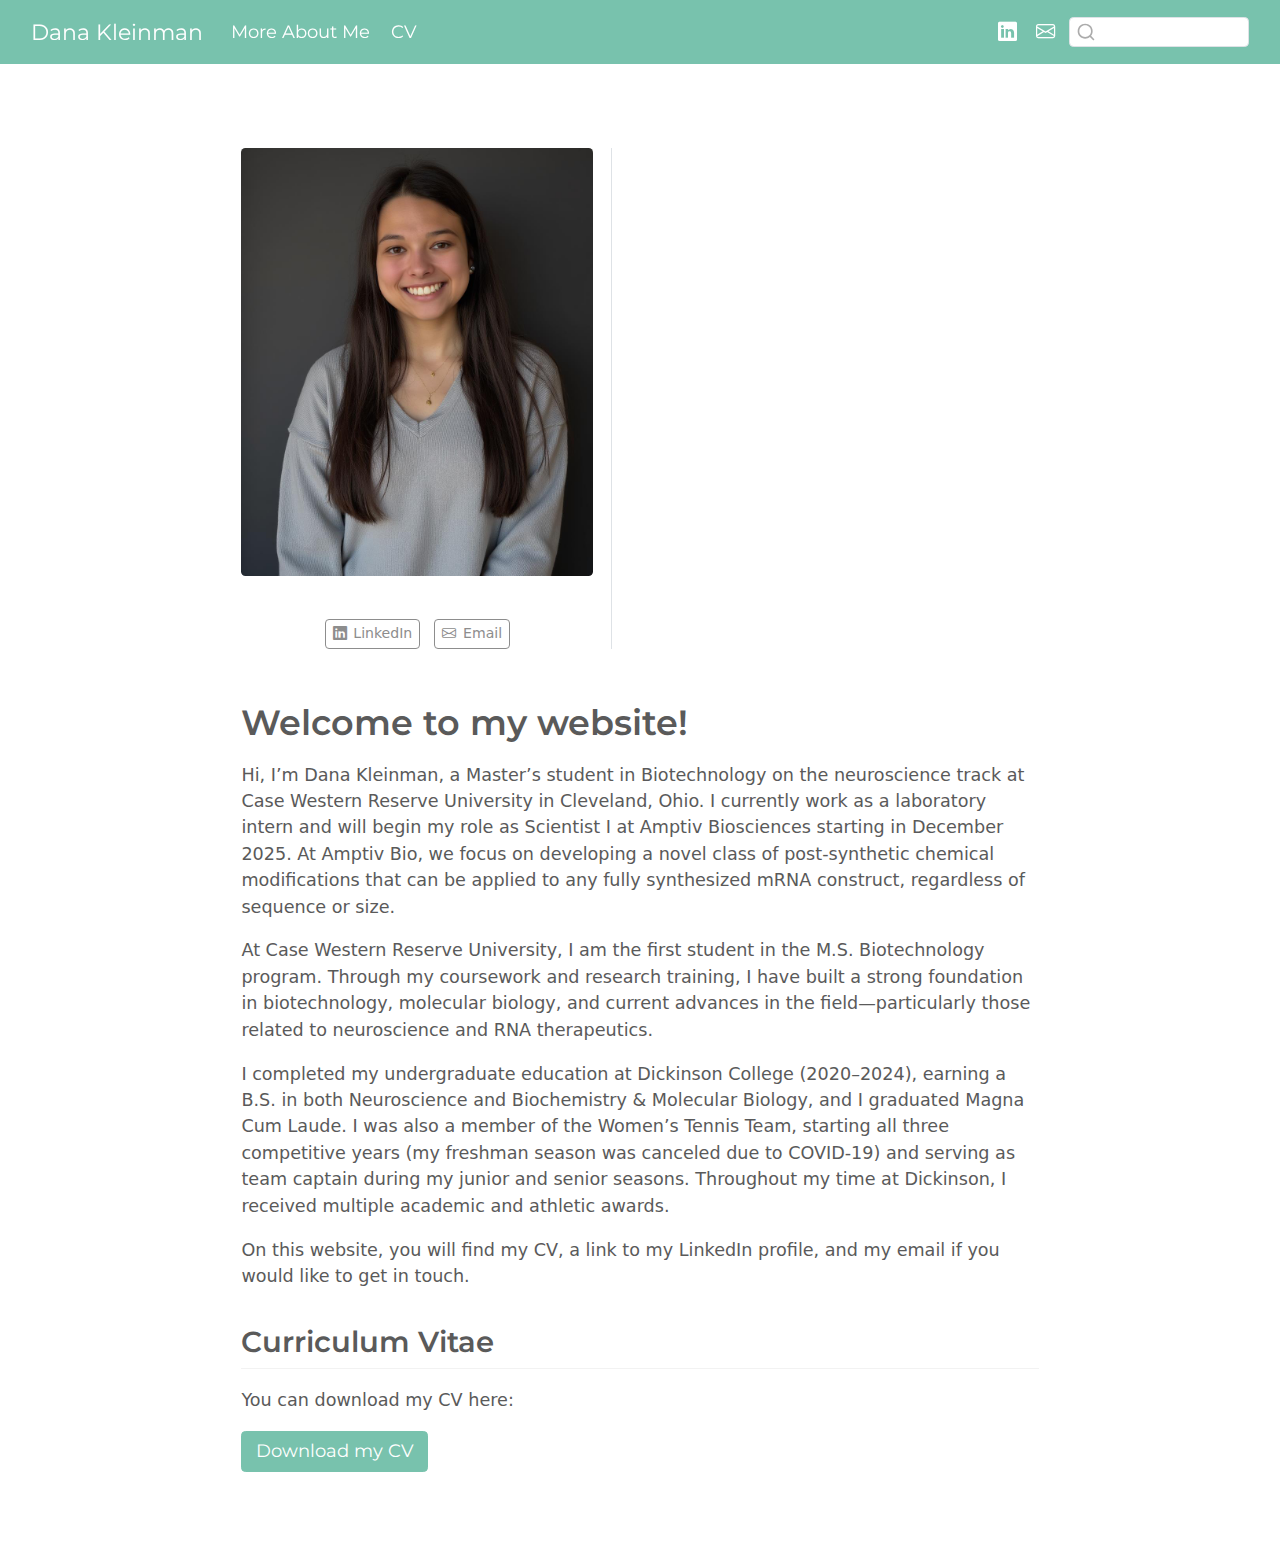
<file: docs/index.html>
<!DOCTYPE html>
<html xmlns="http://www.w3.org/1999/xhtml" lang="en" xml:lang="en"><head>

<meta charset="utf-8">
<meta name="generator" content="quarto-1.7.32">

<meta name="viewport" content="width=device-width, initial-scale=1.0, user-scalable=yes">


<title>Dana Kleinman</title>
<style>
code{white-space: pre-wrap;}
span.smallcaps{font-variant: small-caps;}
div.columns{display: flex; gap: min(4vw, 1.5em);}
div.column{flex: auto; overflow-x: auto;}
div.hanging-indent{margin-left: 1.5em; text-indent: -1.5em;}
ul.task-list{list-style: none;}
ul.task-list li input[type="checkbox"] {
  width: 0.8em;
  margin: 0 0.8em 0.2em -1em; /* quarto-specific, see https://github.com/quarto-dev/quarto-cli/issues/4556 */ 
  vertical-align: middle;
}
</style>


<script src="site_libs/quarto-nav/quarto-nav.js"></script>
<script src="site_libs/clipboard/clipboard.min.js"></script>
<script src="site_libs/quarto-search/autocomplete.umd.js"></script>
<script src="site_libs/quarto-search/fuse.min.js"></script>
<script src="site_libs/quarto-search/quarto-search.js"></script>
<meta name="quarto:offset" content="./">
<script src="site_libs/quarto-html/quarto.js" type="module"></script>
<script src="site_libs/quarto-html/tabsets/tabsets.js" type="module"></script>
<script src="site_libs/quarto-html/popper.min.js"></script>
<script src="site_libs/quarto-html/tippy.umd.min.js"></script>
<link href="site_libs/quarto-html/tippy.css" rel="stylesheet">
<link href="site_libs/quarto-html/quarto-syntax-highlighting-37eea08aefeeee20ff55810ff984fec1.css" rel="stylesheet" id="quarto-text-highlighting-styles">
<script src="site_libs/bootstrap/bootstrap.min.js"></script>
<link href="site_libs/bootstrap/bootstrap-icons.css" rel="stylesheet">
<link href="site_libs/bootstrap/bootstrap-52e1e9c84db2a8158e2d19dca04bb9cd.min.css" rel="stylesheet" append-hash="true" id="quarto-bootstrap" data-mode="light">
<script id="quarto-search-options" type="application/json">{
  "location": "navbar",
  "copy-button": false,
  "collapse-after": 3,
  "panel-placement": "end",
  "type": "textbox",
  "limit": 50,
  "keyboard-shortcut": [
    "f",
    "/",
    "s"
  ],
  "language": {
    "search-no-results-text": "No results",
    "search-matching-documents-text": "matching documents",
    "search-copy-link-title": "Copy link to search",
    "search-hide-matches-text": "Hide additional matches",
    "search-more-match-text": "more match in this document",
    "search-more-matches-text": "more matches in this document",
    "search-clear-button-title": "Clear",
    "search-text-placeholder": "",
    "search-detached-cancel-button-title": "Cancel",
    "search-submit-button-title": "Submit",
    "search-label": "Search"
  }
}</script>


</head>

<body class="nav-fixed fullcontent quarto-light">

<div id="quarto-search-results"></div>
  <header id="quarto-header" class="headroom fixed-top">
    <nav class="navbar navbar-expand-lg " data-bs-theme="dark">
      <div class="navbar-container container-fluid">
      <div class="navbar-brand-container mx-auto">
    <a class="navbar-brand" href="./index.html">
    <span class="navbar-title">Dana Kleinman</span>
    </a>
  </div>
            <div id="quarto-search" class="" title="Search"></div>
          <button class="navbar-toggler" type="button" data-bs-toggle="collapse" data-bs-target="#navbarCollapse" aria-controls="navbarCollapse" role="menu" aria-expanded="false" aria-label="Toggle navigation" onclick="if (window.quartoToggleHeadroom) { window.quartoToggleHeadroom(); }">
  <span class="navbar-toggler-icon"></span>
</button>
          <div class="collapse navbar-collapse" id="navbarCollapse">
            <ul class="navbar-nav navbar-nav-scroll me-auto">
  <li class="nav-item">
    <a class="nav-link" href="./photography/index.html"> 
<span class="menu-text">More About Me</span></a>
  </li>  
  <li class="nav-item">
    <a class="nav-link" href="./cv/index.html"> 
<span class="menu-text">CV</span></a>
  </li>  
</ul>
            <ul class="navbar-nav navbar-nav-scroll ms-auto">
  <li class="nav-item compact">
    <a class="nav-link" href="http://www.linkedin.com/in/dana-kleinman"> <i class="bi bi-linkedin" role="img">
</i> 
<span class="menu-text"></span></a>
  </li>  
  <li class="nav-item compact">
    <a class="nav-link" href="mailto:danamkleinman@gmail.com"> <i class="bi bi-envelope" role="img" aria-label="email">
</i> 
<span class="menu-text"></span></a>
  </li>  
</ul>
          </div> <!-- /navcollapse -->
            <div class="quarto-navbar-tools">
</div>
      </div> <!-- /container-fluid -->
    </nav>
</header>
<!-- content -->
<div id="quarto-content" class="quarto-container page-columns page-rows-contents page-layout-article page-navbar">
<!-- sidebar -->
<!-- margin-sidebar -->
    
<!-- main -->
<main class="content" id="quarto-document-content">




<div class="quarto-about-trestles">
  <div class="about-entity">
    <img src="Dana_photo.JPG" class="about-image
  rounded " style="width: 20em;">
<header id="title-block-header" class="quarto-title-block"></header>
    <div class="about-links">
  <a href="http://www.linkedin.com/in/dana-kleinman" class="about-link" rel="" target="">
    <i class="bi bi-linkedin"></i>
     <span class="about-link-text">LinkedIn</span>
  </a>
  <a href="mailto:danamkleinman@gmail.com" class="about-link" rel="" target="">
    <i class="bi bi-envelope"></i>
     <span class="about-link-text">Email</span>
  </a>
</div>
  </div>
  <div class="about-contents"><div id="about-block">
</div></div>
</div>

<section id="welcome-to-my-website" class="level1">
<h1>Welcome to my website!</h1>
<p>Hi, I’m Dana Kleinman, a Master’s student in Biotechnology on the neuroscience track at Case Western Reserve University in Cleveland, Ohio. I currently work as a laboratory intern and will begin my role as Scientist I at Amptiv Biosciences starting in December 2025. At Amptiv Bio, we focus on developing a novel class of post-synthetic chemical modifications that can be applied to any fully synthesized mRNA construct, regardless of sequence or size.</p>
<p>At Case Western Reserve University, I am the first student in the M.S. Biotechnology program. Through my coursework and research training, I have built a strong foundation in biotechnology, molecular biology, and current advances in the field—particularly those related to neuroscience and RNA therapeutics.</p>
<p>I completed my undergraduate education at Dickinson College (2020–2024), earning a B.S. in both Neuroscience and Biochemistry &amp; Molecular Biology, and I graduated Magna Cum Laude. I was also a member of the Women’s Tennis Team, starting all three competitive years (my freshman season was canceled due to COVID-19) and serving as team captain during my junior and senior seasons. Throughout my time at Dickinson, I received multiple academic and athletic awards.</p>
<p>On this website, you will find my CV, a link to my LinkedIn profile, and my email if you would like to get in touch.</p>
<section id="cv" class="level2">
<h2 data-anchor-id="cv">Curriculum Vitae</h2>
<p>You can download my CV here:</p>
<p><a href="Kleinman_resume.docx" class="btn btn-primary">Download my CV</a></p>



</section>
</section>

</main> <!-- /main -->
<script id="quarto-html-after-body" type="application/javascript">
  window.document.addEventListener("DOMContentLoaded", function (event) {
    const isCodeAnnotation = (el) => {
      for (const clz of el.classList) {
        if (clz.startsWith('code-annotation-')) {                     
          return true;
        }
      }
      return false;
    }
    const onCopySuccess = function(e) {
      // button target
      const button = e.trigger;
      // don't keep focus
      button.blur();
      // flash "checked"
      button.classList.add('code-copy-button-checked');
      var currentTitle = button.getAttribute("title");
      button.setAttribute("title", "Copied!");
      let tooltip;
      if (window.bootstrap) {
        button.setAttribute("data-bs-toggle", "tooltip");
        button.setAttribute("data-bs-placement", "left");
        button.setAttribute("data-bs-title", "Copied!");
        tooltip = new bootstrap.Tooltip(button, 
          { trigger: "manual", 
            customClass: "code-copy-button-tooltip",
            offset: [0, -8]});
        tooltip.show();    
      }
      setTimeout(function() {
        if (tooltip) {
          tooltip.hide();
          button.removeAttribute("data-bs-title");
          button.removeAttribute("data-bs-toggle");
          button.removeAttribute("data-bs-placement");
        }
        button.setAttribute("title", currentTitle);
        button.classList.remove('code-copy-button-checked');
      }, 1000);
      // clear code selection
      e.clearSelection();
    }
    const getTextToCopy = function(trigger) {
        const codeEl = trigger.previousElementSibling.cloneNode(true);
        for (const childEl of codeEl.children) {
          if (isCodeAnnotation(childEl)) {
            childEl.remove();
          }
        }
        return codeEl.innerText;
    }
    const clipboard = new window.ClipboardJS('.code-copy-button:not([data-in-quarto-modal])', {
      text: getTextToCopy
    });
    clipboard.on('success', onCopySuccess);
    if (window.document.getElementById('quarto-embedded-source-code-modal')) {
      const clipboardModal = new window.ClipboardJS('.code-copy-button[data-in-quarto-modal]', {
        text: getTextToCopy,
        container: window.document.getElementById('quarto-embedded-source-code-modal')
      });
      clipboardModal.on('success', onCopySuccess);
    }
      var localhostRegex = new RegExp(/^(?:http|https):\/\/localhost\:?[0-9]*\//);
      var mailtoRegex = new RegExp(/^mailto:/);
        var filterRegex = new RegExp('/' + window.location.host + '/');
      var isInternal = (href) => {
          return filterRegex.test(href) || localhostRegex.test(href) || mailtoRegex.test(href);
      }
      // Inspect non-navigation links and adorn them if external
     var links = window.document.querySelectorAll('a[href]:not(.nav-link):not(.navbar-brand):not(.toc-action):not(.sidebar-link):not(.sidebar-item-toggle):not(.pagination-link):not(.no-external):not([aria-hidden]):not(.dropdown-item):not(.quarto-navigation-tool):not(.about-link)');
      for (var i=0; i<links.length; i++) {
        const link = links[i];
        if (!isInternal(link.href)) {
          // undo the damage that might have been done by quarto-nav.js in the case of
          // links that we want to consider external
          if (link.dataset.originalHref !== undefined) {
            link.href = link.dataset.originalHref;
          }
        }
      }
    function tippyHover(el, contentFn, onTriggerFn, onUntriggerFn) {
      const config = {
        allowHTML: true,
        maxWidth: 500,
        delay: 100,
        arrow: false,
        appendTo: function(el) {
            return el.parentElement;
        },
        interactive: true,
        interactiveBorder: 10,
        theme: 'quarto',
        placement: 'bottom-start',
      };
      if (contentFn) {
        config.content = contentFn;
      }
      if (onTriggerFn) {
        config.onTrigger = onTriggerFn;
      }
      if (onUntriggerFn) {
        config.onUntrigger = onUntriggerFn;
      }
      window.tippy(el, config); 
    }
    const noterefs = window.document.querySelectorAll('a[role="doc-noteref"]');
    for (var i=0; i<noterefs.length; i++) {
      const ref = noterefs[i];
      tippyHover(ref, function() {
        // use id or data attribute instead here
        let href = ref.getAttribute('data-footnote-href') || ref.getAttribute('href');
        try { href = new URL(href).hash; } catch {}
        const id = href.replace(/^#\/?/, "");
        const note = window.document.getElementById(id);
        if (note) {
          return note.innerHTML;
        } else {
          return "";
        }
      });
    }
    const xrefs = window.document.querySelectorAll('a.quarto-xref');
    const processXRef = (id, note) => {
      // Strip column container classes
      const stripColumnClz = (el) => {
        el.classList.remove("page-full", "page-columns");
        if (el.children) {
          for (const child of el.children) {
            stripColumnClz(child);
          }
        }
      }
      stripColumnClz(note)
      if (id === null || id.startsWith('sec-')) {
        // Special case sections, only their first couple elements
        const container = document.createElement("div");
        if (note.children && note.children.length > 2) {
          container.appendChild(note.children[0].cloneNode(true));
          for (let i = 1; i < note.children.length; i++) {
            const child = note.children[i];
            if (child.tagName === "P" && child.innerText === "") {
              continue;
            } else {
              container.appendChild(child.cloneNode(true));
              break;
            }
          }
          if (window.Quarto?.typesetMath) {
            window.Quarto.typesetMath(container);
          }
          return container.innerHTML
        } else {
          if (window.Quarto?.typesetMath) {
            window.Quarto.typesetMath(note);
          }
          return note.innerHTML;
        }
      } else {
        // Remove any anchor links if they are present
        const anchorLink = note.querySelector('a.anchorjs-link');
        if (anchorLink) {
          anchorLink.remove();
        }
        if (window.Quarto?.typesetMath) {
          window.Quarto.typesetMath(note);
        }
        if (note.classList.contains("callout")) {
          return note.outerHTML;
        } else {
          return note.innerHTML;
        }
      }
    }
    for (var i=0; i<xrefs.length; i++) {
      const xref = xrefs[i];
      tippyHover(xref, undefined, function(instance) {
        instance.disable();
        let url = xref.getAttribute('href');
        let hash = undefined; 
        if (url.startsWith('#')) {
          hash = url;
        } else {
          try { hash = new URL(url).hash; } catch {}
        }
        if (hash) {
          const id = hash.replace(/^#\/?/, "");
          const note = window.document.getElementById(id);
          if (note !== null) {
            try {
              const html = processXRef(id, note.cloneNode(true));
              instance.setContent(html);
            } finally {
              instance.enable();
              instance.show();
            }
          } else {
            // See if we can fetch this
            fetch(url.split('#')[0])
            .then(res => res.text())
            .then(html => {
              const parser = new DOMParser();
              const htmlDoc = parser.parseFromString(html, "text/html");
              const note = htmlDoc.getElementById(id);
              if (note !== null) {
                const html = processXRef(id, note);
                instance.setContent(html);
              } 
            }).finally(() => {
              instance.enable();
              instance.show();
            });
          }
        } else {
          // See if we can fetch a full url (with no hash to target)
          // This is a special case and we should probably do some content thinning / targeting
          fetch(url)
          .then(res => res.text())
          .then(html => {
            const parser = new DOMParser();
            const htmlDoc = parser.parseFromString(html, "text/html");
            const note = htmlDoc.querySelector('main.content');
            if (note !== null) {
              // This should only happen for chapter cross references
              // (since there is no id in the URL)
              // remove the first header
              if (note.children.length > 0 && note.children[0].tagName === "HEADER") {
                note.children[0].remove();
              }
              const html = processXRef(null, note);
              instance.setContent(html);
            } 
          }).finally(() => {
            instance.enable();
            instance.show();
          });
        }
      }, function(instance) {
      });
    }
        let selectedAnnoteEl;
        const selectorForAnnotation = ( cell, annotation) => {
          let cellAttr = 'data-code-cell="' + cell + '"';
          let lineAttr = 'data-code-annotation="' +  annotation + '"';
          const selector = 'span[' + cellAttr + '][' + lineAttr + ']';
          return selector;
        }
        const selectCodeLines = (annoteEl) => {
          const doc = window.document;
          const targetCell = annoteEl.getAttribute("data-target-cell");
          const targetAnnotation = annoteEl.getAttribute("data-target-annotation");
          const annoteSpan = window.document.querySelector(selectorForAnnotation(targetCell, targetAnnotation));
          const lines = annoteSpan.getAttribute("data-code-lines").split(",");
          const lineIds = lines.map((line) => {
            return targetCell + "-" + line;
          })
          let top = null;
          let height = null;
          let parent = null;
          if (lineIds.length > 0) {
              //compute the position of the single el (top and bottom and make a div)
              const el = window.document.getElementById(lineIds[0]);
              top = el.offsetTop;
              height = el.offsetHeight;
              parent = el.parentElement.parentElement;
            if (lineIds.length > 1) {
              const lastEl = window.document.getElementById(lineIds[lineIds.length - 1]);
              const bottom = lastEl.offsetTop + lastEl.offsetHeight;
              height = bottom - top;
            }
            if (top !== null && height !== null && parent !== null) {
              // cook up a div (if necessary) and position it 
              let div = window.document.getElementById("code-annotation-line-highlight");
              if (div === null) {
                div = window.document.createElement("div");
                div.setAttribute("id", "code-annotation-line-highlight");
                div.style.position = 'absolute';
                parent.appendChild(div);
              }
              div.style.top = top - 2 + "px";
              div.style.height = height + 4 + "px";
              div.style.left = 0;
              let gutterDiv = window.document.getElementById("code-annotation-line-highlight-gutter");
              if (gutterDiv === null) {
                gutterDiv = window.document.createElement("div");
                gutterDiv.setAttribute("id", "code-annotation-line-highlight-gutter");
                gutterDiv.style.position = 'absolute';
                const codeCell = window.document.getElementById(targetCell);
                const gutter = codeCell.querySelector('.code-annotation-gutter');
                gutter.appendChild(gutterDiv);
              }
              gutterDiv.style.top = top - 2 + "px";
              gutterDiv.style.height = height + 4 + "px";
            }
            selectedAnnoteEl = annoteEl;
          }
        };
        const unselectCodeLines = () => {
          const elementsIds = ["code-annotation-line-highlight", "code-annotation-line-highlight-gutter"];
          elementsIds.forEach((elId) => {
            const div = window.document.getElementById(elId);
            if (div) {
              div.remove();
            }
          });
          selectedAnnoteEl = undefined;
        };
          // Handle positioning of the toggle
      window.addEventListener(
        "resize",
        throttle(() => {
          elRect = undefined;
          if (selectedAnnoteEl) {
            selectCodeLines(selectedAnnoteEl);
          }
        }, 10)
      );
      function throttle(fn, ms) {
      let throttle = false;
      let timer;
        return (...args) => {
          if(!throttle) { // first call gets through
              fn.apply(this, args);
              throttle = true;
          } else { // all the others get throttled
              if(timer) clearTimeout(timer); // cancel #2
              timer = setTimeout(() => {
                fn.apply(this, args);
                timer = throttle = false;
              }, ms);
          }
        };
      }
        // Attach click handler to the DT
        const annoteDls = window.document.querySelectorAll('dt[data-target-cell]');
        for (const annoteDlNode of annoteDls) {
          annoteDlNode.addEventListener('click', (event) => {
            const clickedEl = event.target;
            if (clickedEl !== selectedAnnoteEl) {
              unselectCodeLines();
              const activeEl = window.document.querySelector('dt[data-target-cell].code-annotation-active');
              if (activeEl) {
                activeEl.classList.remove('code-annotation-active');
              }
              selectCodeLines(clickedEl);
              clickedEl.classList.add('code-annotation-active');
            } else {
              // Unselect the line
              unselectCodeLines();
              clickedEl.classList.remove('code-annotation-active');
            }
          });
        }
    const findCites = (el) => {
      const parentEl = el.parentElement;
      if (parentEl) {
        const cites = parentEl.dataset.cites;
        if (cites) {
          return {
            el,
            cites: cites.split(' ')
          };
        } else {
          return findCites(el.parentElement)
        }
      } else {
        return undefined;
      }
    };
    var bibliorefs = window.document.querySelectorAll('a[role="doc-biblioref"]');
    for (var i=0; i<bibliorefs.length; i++) {
      const ref = bibliorefs[i];
      const citeInfo = findCites(ref);
      if (citeInfo) {
        tippyHover(citeInfo.el, function() {
          var popup = window.document.createElement('div');
          citeInfo.cites.forEach(function(cite) {
            var citeDiv = window.document.createElement('div');
            citeDiv.classList.add('hanging-indent');
            citeDiv.classList.add('csl-entry');
            var biblioDiv = window.document.getElementById('ref-' + cite);
            if (biblioDiv) {
              citeDiv.innerHTML = biblioDiv.innerHTML;
            }
            popup.appendChild(citeDiv);
          });
          return popup.innerHTML;
        });
      }
    }
  });
  </script>
</div> <!-- /content -->




</body></html>
</file>
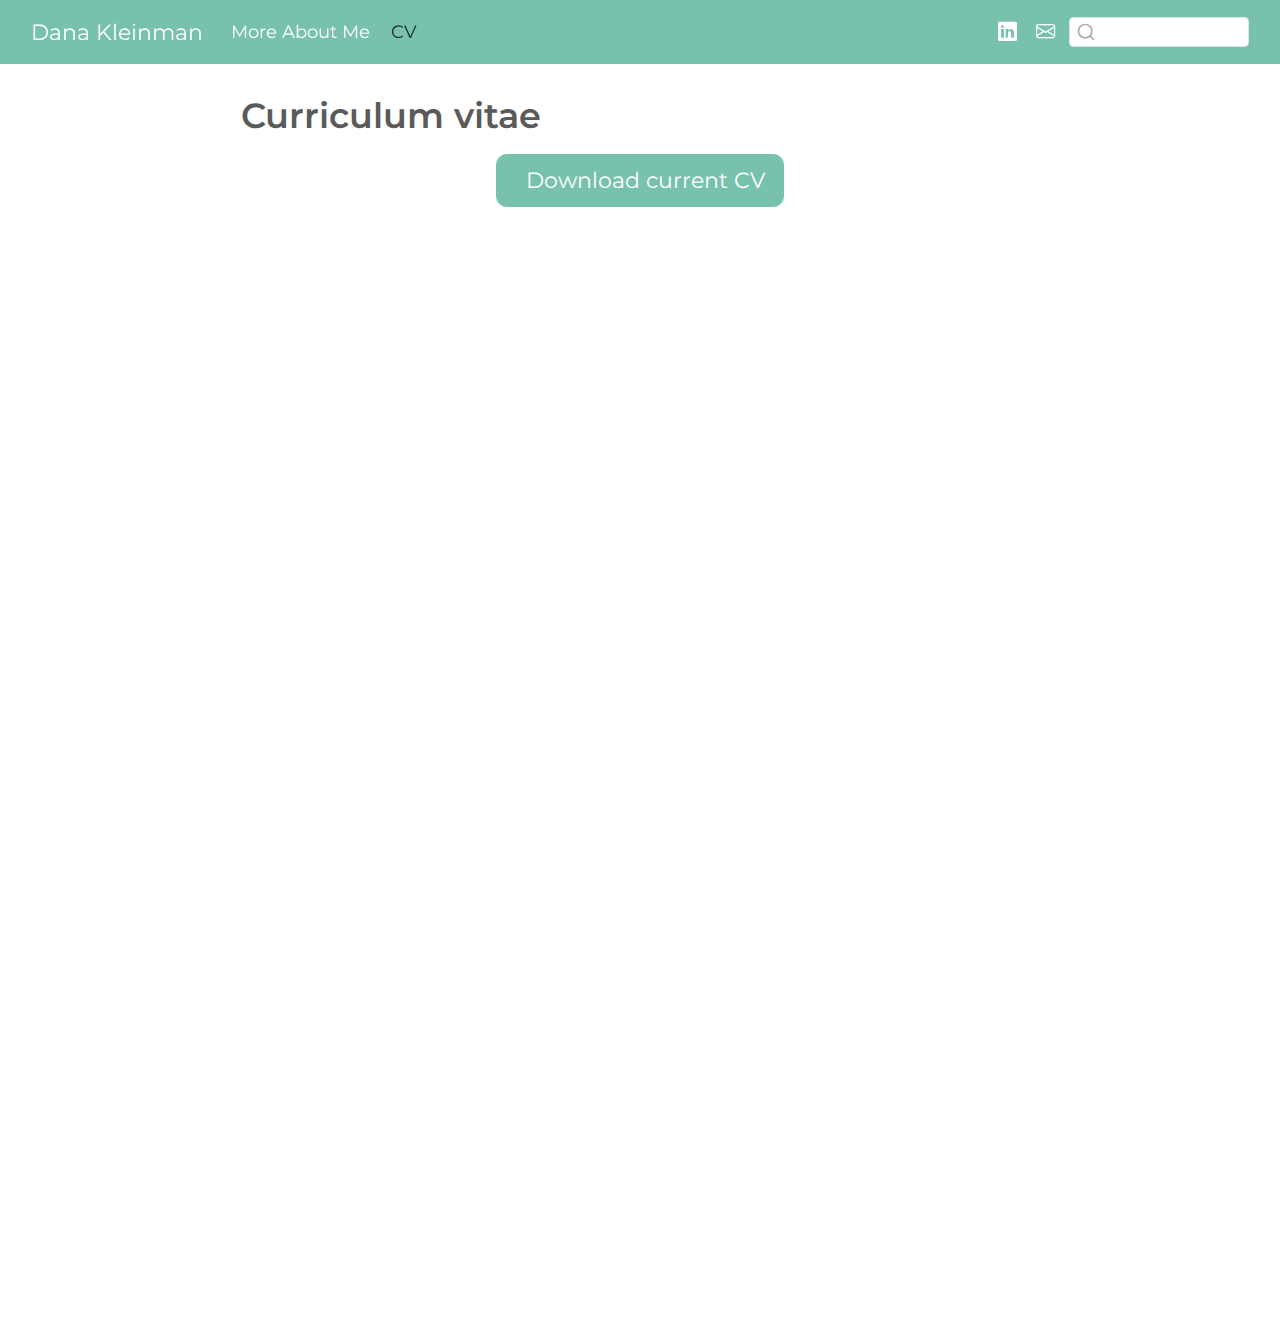
<file: docs/cv/index.html>
<!DOCTYPE html>
<html xmlns="http://www.w3.org/1999/xhtml" lang="en" xml:lang="en"><head>

<meta charset="utf-8">
<meta name="generator" content="quarto-1.7.32">

<meta name="viewport" content="width=device-width, initial-scale=1.0, user-scalable=yes">


<title>Curriculum vitae – Dana Kleinman</title>
<style>
code{white-space: pre-wrap;}
span.smallcaps{font-variant: small-caps;}
div.columns{display: flex; gap: min(4vw, 1.5em);}
div.column{flex: auto; overflow-x: auto;}
div.hanging-indent{margin-left: 1.5em; text-indent: -1.5em;}
ul.task-list{list-style: none;}
ul.task-list li input[type="checkbox"] {
  width: 0.8em;
  margin: 0 0.8em 0.2em -1em; /* quarto-specific, see https://github.com/quarto-dev/quarto-cli/issues/4556 */ 
  vertical-align: middle;
}
</style>


<script src="../site_libs/quarto-nav/quarto-nav.js"></script>
<script src="../site_libs/clipboard/clipboard.min.js"></script>
<script src="../site_libs/quarto-search/autocomplete.umd.js"></script>
<script src="../site_libs/quarto-search/fuse.min.js"></script>
<script src="../site_libs/quarto-search/quarto-search.js"></script>
<meta name="quarto:offset" content="../">
<script src="../site_libs/quarto-html/quarto.js" type="module"></script>
<script src="../site_libs/quarto-html/tabsets/tabsets.js" type="module"></script>
<script src="../site_libs/quarto-html/popper.min.js"></script>
<script src="../site_libs/quarto-html/tippy.umd.min.js"></script>
<script src="../site_libs/quarto-html/anchor.min.js"></script>
<link href="../site_libs/quarto-html/tippy.css" rel="stylesheet">
<link href="../site_libs/quarto-html/quarto-syntax-highlighting-37eea08aefeeee20ff55810ff984fec1.css" rel="stylesheet" id="quarto-text-highlighting-styles">
<script src="../site_libs/bootstrap/bootstrap.min.js"></script>
<link href="../site_libs/bootstrap/bootstrap-icons.css" rel="stylesheet">
<link href="../site_libs/bootstrap/bootstrap-52e1e9c84db2a8158e2d19dca04bb9cd.min.css" rel="stylesheet" append-hash="true" id="quarto-bootstrap" data-mode="light">
<script id="quarto-search-options" type="application/json">{
  "location": "navbar",
  "copy-button": false,
  "collapse-after": 3,
  "panel-placement": "end",
  "type": "textbox",
  "limit": 50,
  "keyboard-shortcut": [
    "f",
    "/",
    "s"
  ],
  "language": {
    "search-no-results-text": "No results",
    "search-matching-documents-text": "matching documents",
    "search-copy-link-title": "Copy link to search",
    "search-hide-matches-text": "Hide additional matches",
    "search-more-match-text": "more match in this document",
    "search-more-matches-text": "more matches in this document",
    "search-clear-button-title": "Clear",
    "search-text-placeholder": "",
    "search-detached-cancel-button-title": "Cancel",
    "search-submit-button-title": "Submit",
    "search-label": "Search"
  }
}</script>


</head>

<body class="nav-fixed fullcontent quarto-light">

<div id="quarto-search-results"></div>
  <header id="quarto-header" class="headroom fixed-top">
    <nav class="navbar navbar-expand-lg " data-bs-theme="dark">
      <div class="navbar-container container-fluid">
      <div class="navbar-brand-container mx-auto">
    <a class="navbar-brand" href="../index.html">
    <span class="navbar-title">Dana Kleinman</span>
    </a>
  </div>
            <div id="quarto-search" class="" title="Search"></div>
          <button class="navbar-toggler" type="button" data-bs-toggle="collapse" data-bs-target="#navbarCollapse" aria-controls="navbarCollapse" role="menu" aria-expanded="false" aria-label="Toggle navigation" onclick="if (window.quartoToggleHeadroom) { window.quartoToggleHeadroom(); }">
  <span class="navbar-toggler-icon"></span>
</button>
          <div class="collapse navbar-collapse" id="navbarCollapse">
            <ul class="navbar-nav navbar-nav-scroll me-auto">
  <li class="nav-item">
    <a class="nav-link" href="../photography/index.html"> 
<span class="menu-text">More About Me</span></a>
  </li>  
  <li class="nav-item">
    <a class="nav-link active" href="../cv/index.html" aria-current="page"> 
<span class="menu-text">CV</span></a>
  </li>  
</ul>
            <ul class="navbar-nav navbar-nav-scroll ms-auto">
  <li class="nav-item compact">
    <a class="nav-link" href="http://www.linkedin.com/in/dana-kleinman"> <i class="bi bi-linkedin" role="img">
</i> 
<span class="menu-text"></span></a>
  </li>  
  <li class="nav-item compact">
    <a class="nav-link" href="mailto:danamkleinman@gmail.com"> <i class="bi bi-envelope" role="img" aria-label="email">
</i> 
<span class="menu-text"></span></a>
  </li>  
</ul>
          </div> <!-- /navcollapse -->
            <div class="quarto-navbar-tools">
</div>
      </div> <!-- /container-fluid -->
    </nav>
</header>
<!-- content -->
<div id="quarto-content" class="quarto-container page-columns page-rows-contents page-layout-article page-navbar">
<!-- sidebar -->
<!-- margin-sidebar -->
    
<!-- main -->
<main class="content" id="quarto-document-content">

<header id="title-block-header" class="quarto-title-block default">
<div class="quarto-title">
<h1 class="title">Curriculum vitae</h1>
</div>



<div class="quarto-title-meta">

    
  
    
  </div>
  


</header>


<div class="cell">
<style type="text/css">
.embed-container {
    position: relative;
    padding-bottom: 129%;
    height: 0;
    overflow: hidden;
    max-width: 100%;
}
.embed-container iframe,
.embed-container object,
.embed-container embed {
    position: absolute;
    top: 0;
    left: 0;
    width: 100%;
    height: 100%;
}
</style>
</div>
<p class="text-center">
  <a class="btn btn-primary btn-lg cv-download" href="Kleinman_resume.pdf" target="_blank">
    <i class="fa-solid fa-file-arrow-down"></i> Download current CV
  </a>
</p>
<div class="embed-container">
  <iframe src="Kleinman_resume.pdf#toolbar=0" style="border: 0.5px;width: 100%;"></iframe>
</div>



</main> <!-- /main -->
<script id="quarto-html-after-body" type="application/javascript">
  window.document.addEventListener("DOMContentLoaded", function (event) {
    const icon = "";
    const anchorJS = new window.AnchorJS();
    anchorJS.options = {
      placement: 'right',
      icon: icon
    };
    anchorJS.add('.anchored');
    const isCodeAnnotation = (el) => {
      for (const clz of el.classList) {
        if (clz.startsWith('code-annotation-')) {                     
          return true;
        }
      }
      return false;
    }
    const onCopySuccess = function(e) {
      // button target
      const button = e.trigger;
      // don't keep focus
      button.blur();
      // flash "checked"
      button.classList.add('code-copy-button-checked');
      var currentTitle = button.getAttribute("title");
      button.setAttribute("title", "Copied!");
      let tooltip;
      if (window.bootstrap) {
        button.setAttribute("data-bs-toggle", "tooltip");
        button.setAttribute("data-bs-placement", "left");
        button.setAttribute("data-bs-title", "Copied!");
        tooltip = new bootstrap.Tooltip(button, 
          { trigger: "manual", 
            customClass: "code-copy-button-tooltip",
            offset: [0, -8]});
        tooltip.show();    
      }
      setTimeout(function() {
        if (tooltip) {
          tooltip.hide();
          button.removeAttribute("data-bs-title");
          button.removeAttribute("data-bs-toggle");
          button.removeAttribute("data-bs-placement");
        }
        button.setAttribute("title", currentTitle);
        button.classList.remove('code-copy-button-checked');
      }, 1000);
      // clear code selection
      e.clearSelection();
    }
    const getTextToCopy = function(trigger) {
        const codeEl = trigger.previousElementSibling.cloneNode(true);
        for (const childEl of codeEl.children) {
          if (isCodeAnnotation(childEl)) {
            childEl.remove();
          }
        }
        return codeEl.innerText;
    }
    const clipboard = new window.ClipboardJS('.code-copy-button:not([data-in-quarto-modal])', {
      text: getTextToCopy
    });
    clipboard.on('success', onCopySuccess);
    if (window.document.getElementById('quarto-embedded-source-code-modal')) {
      const clipboardModal = new window.ClipboardJS('.code-copy-button[data-in-quarto-modal]', {
        text: getTextToCopy,
        container: window.document.getElementById('quarto-embedded-source-code-modal')
      });
      clipboardModal.on('success', onCopySuccess);
    }
      var localhostRegex = new RegExp(/^(?:http|https):\/\/localhost\:?[0-9]*\//);
      var mailtoRegex = new RegExp(/^mailto:/);
        var filterRegex = new RegExp('/' + window.location.host + '/');
      var isInternal = (href) => {
          return filterRegex.test(href) || localhostRegex.test(href) || mailtoRegex.test(href);
      }
      // Inspect non-navigation links and adorn them if external
     var links = window.document.querySelectorAll('a[href]:not(.nav-link):not(.navbar-brand):not(.toc-action):not(.sidebar-link):not(.sidebar-item-toggle):not(.pagination-link):not(.no-external):not([aria-hidden]):not(.dropdown-item):not(.quarto-navigation-tool):not(.about-link)');
      for (var i=0; i<links.length; i++) {
        const link = links[i];
        if (!isInternal(link.href)) {
          // undo the damage that might have been done by quarto-nav.js in the case of
          // links that we want to consider external
          if (link.dataset.originalHref !== undefined) {
            link.href = link.dataset.originalHref;
          }
        }
      }
    function tippyHover(el, contentFn, onTriggerFn, onUntriggerFn) {
      const config = {
        allowHTML: true,
        maxWidth: 500,
        delay: 100,
        arrow: false,
        appendTo: function(el) {
            return el.parentElement;
        },
        interactive: true,
        interactiveBorder: 10,
        theme: 'quarto',
        placement: 'bottom-start',
      };
      if (contentFn) {
        config.content = contentFn;
      }
      if (onTriggerFn) {
        config.onTrigger = onTriggerFn;
      }
      if (onUntriggerFn) {
        config.onUntrigger = onUntriggerFn;
      }
      window.tippy(el, config); 
    }
    const noterefs = window.document.querySelectorAll('a[role="doc-noteref"]');
    for (var i=0; i<noterefs.length; i++) {
      const ref = noterefs[i];
      tippyHover(ref, function() {
        // use id or data attribute instead here
        let href = ref.getAttribute('data-footnote-href') || ref.getAttribute('href');
        try { href = new URL(href).hash; } catch {}
        const id = href.replace(/^#\/?/, "");
        const note = window.document.getElementById(id);
        if (note) {
          return note.innerHTML;
        } else {
          return "";
        }
      });
    }
    const xrefs = window.document.querySelectorAll('a.quarto-xref');
    const processXRef = (id, note) => {
      // Strip column container classes
      const stripColumnClz = (el) => {
        el.classList.remove("page-full", "page-columns");
        if (el.children) {
          for (const child of el.children) {
            stripColumnClz(child);
          }
        }
      }
      stripColumnClz(note)
      if (id === null || id.startsWith('sec-')) {
        // Special case sections, only their first couple elements
        const container = document.createElement("div");
        if (note.children && note.children.length > 2) {
          container.appendChild(note.children[0].cloneNode(true));
          for (let i = 1; i < note.children.length; i++) {
            const child = note.children[i];
            if (child.tagName === "P" && child.innerText === "") {
              continue;
            } else {
              container.appendChild(child.cloneNode(true));
              break;
            }
          }
          if (window.Quarto?.typesetMath) {
            window.Quarto.typesetMath(container);
          }
          return container.innerHTML
        } else {
          if (window.Quarto?.typesetMath) {
            window.Quarto.typesetMath(note);
          }
          return note.innerHTML;
        }
      } else {
        // Remove any anchor links if they are present
        const anchorLink = note.querySelector('a.anchorjs-link');
        if (anchorLink) {
          anchorLink.remove();
        }
        if (window.Quarto?.typesetMath) {
          window.Quarto.typesetMath(note);
        }
        if (note.classList.contains("callout")) {
          return note.outerHTML;
        } else {
          return note.innerHTML;
        }
      }
    }
    for (var i=0; i<xrefs.length; i++) {
      const xref = xrefs[i];
      tippyHover(xref, undefined, function(instance) {
        instance.disable();
        let url = xref.getAttribute('href');
        let hash = undefined; 
        if (url.startsWith('#')) {
          hash = url;
        } else {
          try { hash = new URL(url).hash; } catch {}
        }
        if (hash) {
          const id = hash.replace(/^#\/?/, "");
          const note = window.document.getElementById(id);
          if (note !== null) {
            try {
              const html = processXRef(id, note.cloneNode(true));
              instance.setContent(html);
            } finally {
              instance.enable();
              instance.show();
            }
          } else {
            // See if we can fetch this
            fetch(url.split('#')[0])
            .then(res => res.text())
            .then(html => {
              const parser = new DOMParser();
              const htmlDoc = parser.parseFromString(html, "text/html");
              const note = htmlDoc.getElementById(id);
              if (note !== null) {
                const html = processXRef(id, note);
                instance.setContent(html);
              } 
            }).finally(() => {
              instance.enable();
              instance.show();
            });
          }
        } else {
          // See if we can fetch a full url (with no hash to target)
          // This is a special case and we should probably do some content thinning / targeting
          fetch(url)
          .then(res => res.text())
          .then(html => {
            const parser = new DOMParser();
            const htmlDoc = parser.parseFromString(html, "text/html");
            const note = htmlDoc.querySelector('main.content');
            if (note !== null) {
              // This should only happen for chapter cross references
              // (since there is no id in the URL)
              // remove the first header
              if (note.children.length > 0 && note.children[0].tagName === "HEADER") {
                note.children[0].remove();
              }
              const html = processXRef(null, note);
              instance.setContent(html);
            } 
          }).finally(() => {
            instance.enable();
            instance.show();
          });
        }
      }, function(instance) {
      });
    }
        let selectedAnnoteEl;
        const selectorForAnnotation = ( cell, annotation) => {
          let cellAttr = 'data-code-cell="' + cell + '"';
          let lineAttr = 'data-code-annotation="' +  annotation + '"';
          const selector = 'span[' + cellAttr + '][' + lineAttr + ']';
          return selector;
        }
        const selectCodeLines = (annoteEl) => {
          const doc = window.document;
          const targetCell = annoteEl.getAttribute("data-target-cell");
          const targetAnnotation = annoteEl.getAttribute("data-target-annotation");
          const annoteSpan = window.document.querySelector(selectorForAnnotation(targetCell, targetAnnotation));
          const lines = annoteSpan.getAttribute("data-code-lines").split(",");
          const lineIds = lines.map((line) => {
            return targetCell + "-" + line;
          })
          let top = null;
          let height = null;
          let parent = null;
          if (lineIds.length > 0) {
              //compute the position of the single el (top and bottom and make a div)
              const el = window.document.getElementById(lineIds[0]);
              top = el.offsetTop;
              height = el.offsetHeight;
              parent = el.parentElement.parentElement;
            if (lineIds.length > 1) {
              const lastEl = window.document.getElementById(lineIds[lineIds.length - 1]);
              const bottom = lastEl.offsetTop + lastEl.offsetHeight;
              height = bottom - top;
            }
            if (top !== null && height !== null && parent !== null) {
              // cook up a div (if necessary) and position it 
              let div = window.document.getElementById("code-annotation-line-highlight");
              if (div === null) {
                div = window.document.createElement("div");
                div.setAttribute("id", "code-annotation-line-highlight");
                div.style.position = 'absolute';
                parent.appendChild(div);
              }
              div.style.top = top - 2 + "px";
              div.style.height = height + 4 + "px";
              div.style.left = 0;
              let gutterDiv = window.document.getElementById("code-annotation-line-highlight-gutter");
              if (gutterDiv === null) {
                gutterDiv = window.document.createElement("div");
                gutterDiv.setAttribute("id", "code-annotation-line-highlight-gutter");
                gutterDiv.style.position = 'absolute';
                const codeCell = window.document.getElementById(targetCell);
                const gutter = codeCell.querySelector('.code-annotation-gutter');
                gutter.appendChild(gutterDiv);
              }
              gutterDiv.style.top = top - 2 + "px";
              gutterDiv.style.height = height + 4 + "px";
            }
            selectedAnnoteEl = annoteEl;
          }
        };
        const unselectCodeLines = () => {
          const elementsIds = ["code-annotation-line-highlight", "code-annotation-line-highlight-gutter"];
          elementsIds.forEach((elId) => {
            const div = window.document.getElementById(elId);
            if (div) {
              div.remove();
            }
          });
          selectedAnnoteEl = undefined;
        };
          // Handle positioning of the toggle
      window.addEventListener(
        "resize",
        throttle(() => {
          elRect = undefined;
          if (selectedAnnoteEl) {
            selectCodeLines(selectedAnnoteEl);
          }
        }, 10)
      );
      function throttle(fn, ms) {
      let throttle = false;
      let timer;
        return (...args) => {
          if(!throttle) { // first call gets through
              fn.apply(this, args);
              throttle = true;
          } else { // all the others get throttled
              if(timer) clearTimeout(timer); // cancel #2
              timer = setTimeout(() => {
                fn.apply(this, args);
                timer = throttle = false;
              }, ms);
          }
        };
      }
        // Attach click handler to the DT
        const annoteDls = window.document.querySelectorAll('dt[data-target-cell]');
        for (const annoteDlNode of annoteDls) {
          annoteDlNode.addEventListener('click', (event) => {
            const clickedEl = event.target;
            if (clickedEl !== selectedAnnoteEl) {
              unselectCodeLines();
              const activeEl = window.document.querySelector('dt[data-target-cell].code-annotation-active');
              if (activeEl) {
                activeEl.classList.remove('code-annotation-active');
              }
              selectCodeLines(clickedEl);
              clickedEl.classList.add('code-annotation-active');
            } else {
              // Unselect the line
              unselectCodeLines();
              clickedEl.classList.remove('code-annotation-active');
            }
          });
        }
    const findCites = (el) => {
      const parentEl = el.parentElement;
      if (parentEl) {
        const cites = parentEl.dataset.cites;
        if (cites) {
          return {
            el,
            cites: cites.split(' ')
          };
        } else {
          return findCites(el.parentElement)
        }
      } else {
        return undefined;
      }
    };
    var bibliorefs = window.document.querySelectorAll('a[role="doc-biblioref"]');
    for (var i=0; i<bibliorefs.length; i++) {
      const ref = bibliorefs[i];
      const citeInfo = findCites(ref);
      if (citeInfo) {
        tippyHover(citeInfo.el, function() {
          var popup = window.document.createElement('div');
          citeInfo.cites.forEach(function(cite) {
            var citeDiv = window.document.createElement('div');
            citeDiv.classList.add('hanging-indent');
            citeDiv.classList.add('csl-entry');
            var biblioDiv = window.document.getElementById('ref-' + cite);
            if (biblioDiv) {
              citeDiv.innerHTML = biblioDiv.innerHTML;
            }
            popup.appendChild(citeDiv);
          });
          return popup.innerHTML;
        });
      }
    }
  });
  </script>
</div> <!-- /content -->




</body></html>
</file>
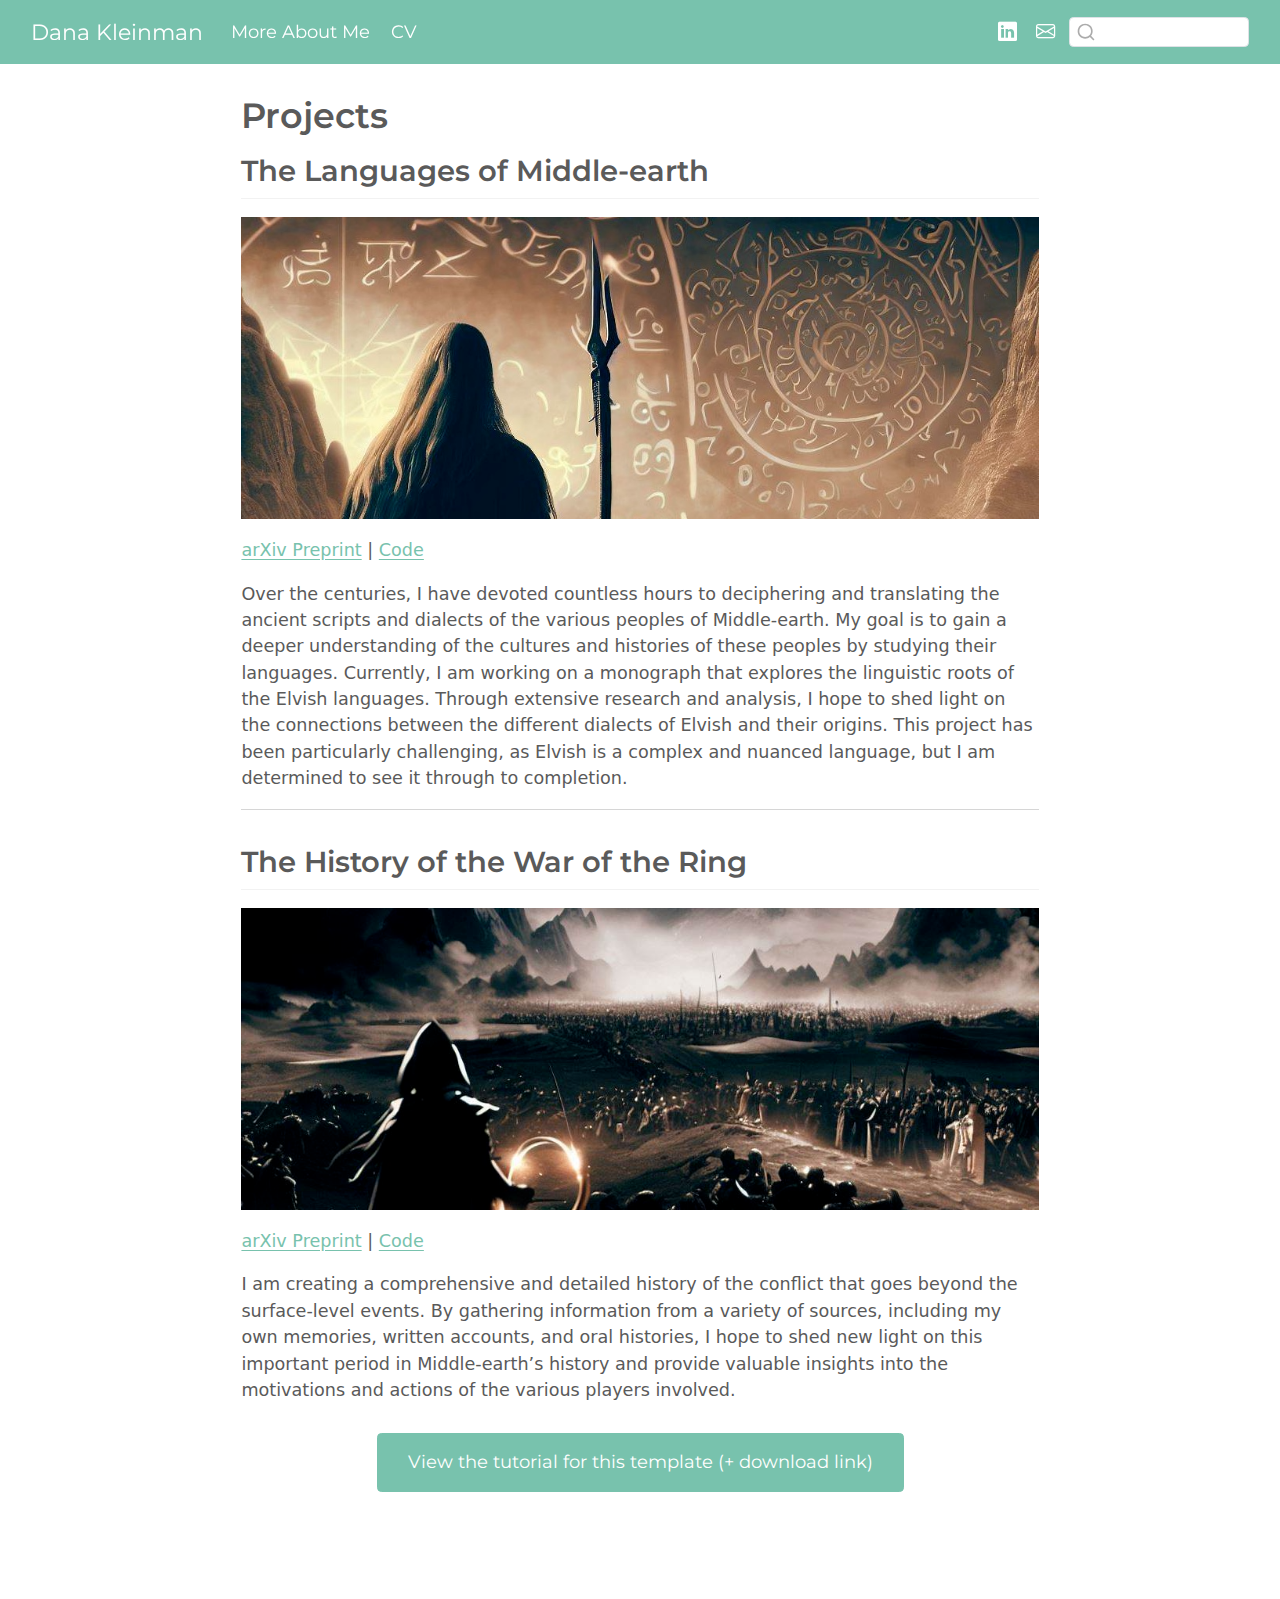
<file: docs/projects/index.html>
<!DOCTYPE html>
<html xmlns="http://www.w3.org/1999/xhtml" lang="en" xml:lang="en"><head>

<meta charset="utf-8">
<meta name="generator" content="quarto-1.7.32">

<meta name="viewport" content="width=device-width, initial-scale=1.0, user-scalable=yes">


<title>Projects – Dana Kleinman</title>
<style>
code{white-space: pre-wrap;}
span.smallcaps{font-variant: small-caps;}
div.columns{display: flex; gap: min(4vw, 1.5em);}
div.column{flex: auto; overflow-x: auto;}
div.hanging-indent{margin-left: 1.5em; text-indent: -1.5em;}
ul.task-list{list-style: none;}
ul.task-list li input[type="checkbox"] {
  width: 0.8em;
  margin: 0 0.8em 0.2em -1em; /* quarto-specific, see https://github.com/quarto-dev/quarto-cli/issues/4556 */ 
  vertical-align: middle;
}
</style>


<script src="../site_libs/quarto-nav/quarto-nav.js"></script>
<script src="../site_libs/clipboard/clipboard.min.js"></script>
<script src="../site_libs/quarto-search/autocomplete.umd.js"></script>
<script src="../site_libs/quarto-search/fuse.min.js"></script>
<script src="../site_libs/quarto-search/quarto-search.js"></script>
<meta name="quarto:offset" content="../">
<script src="../site_libs/quarto-html/quarto.js" type="module"></script>
<script src="../site_libs/quarto-html/tabsets/tabsets.js" type="module"></script>
<script src="../site_libs/quarto-html/popper.min.js"></script>
<script src="../site_libs/quarto-html/tippy.umd.min.js"></script>
<script src="../site_libs/quarto-html/anchor.min.js"></script>
<link href="../site_libs/quarto-html/tippy.css" rel="stylesheet">
<link href="../site_libs/quarto-html/quarto-syntax-highlighting-37eea08aefeeee20ff55810ff984fec1.css" rel="stylesheet" id="quarto-text-highlighting-styles">
<script src="../site_libs/bootstrap/bootstrap.min.js"></script>
<link href="../site_libs/bootstrap/bootstrap-icons.css" rel="stylesheet">
<link href="../site_libs/bootstrap/bootstrap-52e1e9c84db2a8158e2d19dca04bb9cd.min.css" rel="stylesheet" append-hash="true" id="quarto-bootstrap" data-mode="light">
<script id="quarto-search-options" type="application/json">{
  "location": "navbar",
  "copy-button": false,
  "collapse-after": 3,
  "panel-placement": "end",
  "type": "textbox",
  "limit": 50,
  "keyboard-shortcut": [
    "f",
    "/",
    "s"
  ],
  "language": {
    "search-no-results-text": "No results",
    "search-matching-documents-text": "matching documents",
    "search-copy-link-title": "Copy link to search",
    "search-hide-matches-text": "Hide additional matches",
    "search-more-match-text": "more match in this document",
    "search-more-matches-text": "more matches in this document",
    "search-clear-button-title": "Clear",
    "search-text-placeholder": "",
    "search-detached-cancel-button-title": "Cancel",
    "search-submit-button-title": "Submit",
    "search-label": "Search"
  }
}</script>


</head>

<body class="nav-fixed fullcontent quarto-light">

<div id="quarto-search-results"></div>
  <header id="quarto-header" class="headroom fixed-top">
    <nav class="navbar navbar-expand-lg " data-bs-theme="dark">
      <div class="navbar-container container-fluid">
      <div class="navbar-brand-container mx-auto">
    <a class="navbar-brand" href="../index.html">
    <span class="navbar-title">Dana Kleinman</span>
    </a>
  </div>
            <div id="quarto-search" class="" title="Search"></div>
          <button class="navbar-toggler" type="button" data-bs-toggle="collapse" data-bs-target="#navbarCollapse" aria-controls="navbarCollapse" role="menu" aria-expanded="false" aria-label="Toggle navigation" onclick="if (window.quartoToggleHeadroom) { window.quartoToggleHeadroom(); }">
  <span class="navbar-toggler-icon"></span>
</button>
          <div class="collapse navbar-collapse" id="navbarCollapse">
            <ul class="navbar-nav navbar-nav-scroll me-auto">
  <li class="nav-item">
    <a class="nav-link" href="../photography/index.html"> 
<span class="menu-text">More About Me</span></a>
  </li>  
  <li class="nav-item">
    <a class="nav-link" href="../cv/index.html"> 
<span class="menu-text">CV</span></a>
  </li>  
</ul>
            <ul class="navbar-nav navbar-nav-scroll ms-auto">
  <li class="nav-item compact">
    <a class="nav-link" href="http://www.linkedin.com/in/dana-kleinman"> <i class="bi bi-linkedin" role="img">
</i> 
<span class="menu-text"></span></a>
  </li>  
  <li class="nav-item compact">
    <a class="nav-link" href="../danamkleinman@gmail.com"> <i class="bi bi-envelope" role="img" aria-label="email">
</i> 
<span class="menu-text"></span></a>
  </li>  
</ul>
          </div> <!-- /navcollapse -->
            <div class="quarto-navbar-tools">
</div>
      </div> <!-- /container-fluid -->
    </nav>
</header>
<!-- content -->
<div id="quarto-content" class="quarto-container page-columns page-rows-contents page-layout-article page-navbar">
<!-- sidebar -->
<!-- margin-sidebar -->
    
<!-- main -->
<main class="content" id="quarto-document-content">

<header id="title-block-header" class="quarto-title-block default">
<div class="quarto-title">
<h1 class="title">Projects</h1>
</div>



<div class="quarto-title-meta">

    
  
    
  </div>
  


</header>


<section id="the-languages-of-middle-earth" class="level2">
<h2 class="anchored" data-anchor-id="the-languages-of-middle-earth">The Languages of Middle-earth</h2>
<p><img src="project_1_banner.png" style="height: 100%; width: 100%; object-fit: contain" onclick="window.open('https://arxiv.org/abs/2210.07278', 'blank');"></p>
<p><a href="https://arxiv.org/abs/2210.07278" target="_blank">arXiv Preprint</a> | <a href="https://github.com/marvinschmitt/MetaUncertaintyPaper" target="_blank">Code</a><br></p>
<p>Over the centuries, I have devoted countless hours to deciphering and translating the ancient scripts and dialects of the various peoples of Middle-earth. My goal is to gain a deeper understanding of the cultures and histories of these peoples by studying their languages. Currently, I am working on a monograph that explores the linguistic roots of the Elvish languages. Through extensive research and analysis, I hope to shed light on the connections between the different dialects of Elvish and their origins. This project has been particularly challenging, as Elvish is a complex and nuanced language, but I am determined to see it through to completion.</p>
<hr>
</section>
<section id="the-history-of-the-war-of-the-ring" class="level2">
<h2 class="anchored" data-anchor-id="the-history-of-the-war-of-the-ring">The History of the War of the Ring</h2>
<p><img src="project_2_banner.png" style="height: 100%; width: 100%; object-fit: contain" onclick="window.open('https://arxiv.org/abs/2112.08866', 'blank');"></p>
<p><a href="https://arxiv.org/abs/2112.08866" target="_blank">arXiv Preprint</a> | <a href="https://github.com/marvinschmitt/ModelMisspecificationBF" target="_blank">Code</a><br></p>
<p>I am creating a comprehensive and detailed history of the conflict that goes beyond the surface-level events. By gathering information from a variety of sources, including my own memories, written accounts, and oral histories, I hope to shed new light on this important period in Middle-earth’s history and provide valuable insights into the motivations and actions of the various players involved.</p>
<div style="margin: 30px; text-align: center;">
<a class="btn btn-primary" href="https://www.marvinschmitt.com/blog/website-tutorial-quarto/" role="button" target="_blank" style="padding: 15px 30px;">View the tutorial for this template (+ download link)</a>
</div>


</section>

</main> <!-- /main -->
<script id="quarto-html-after-body" type="application/javascript">
  window.document.addEventListener("DOMContentLoaded", function (event) {
    const icon = "";
    const anchorJS = new window.AnchorJS();
    anchorJS.options = {
      placement: 'right',
      icon: icon
    };
    anchorJS.add('.anchored');
    const isCodeAnnotation = (el) => {
      for (const clz of el.classList) {
        if (clz.startsWith('code-annotation-')) {                     
          return true;
        }
      }
      return false;
    }
    const onCopySuccess = function(e) {
      // button target
      const button = e.trigger;
      // don't keep focus
      button.blur();
      // flash "checked"
      button.classList.add('code-copy-button-checked');
      var currentTitle = button.getAttribute("title");
      button.setAttribute("title", "Copied!");
      let tooltip;
      if (window.bootstrap) {
        button.setAttribute("data-bs-toggle", "tooltip");
        button.setAttribute("data-bs-placement", "left");
        button.setAttribute("data-bs-title", "Copied!");
        tooltip = new bootstrap.Tooltip(button, 
          { trigger: "manual", 
            customClass: "code-copy-button-tooltip",
            offset: [0, -8]});
        tooltip.show();    
      }
      setTimeout(function() {
        if (tooltip) {
          tooltip.hide();
          button.removeAttribute("data-bs-title");
          button.removeAttribute("data-bs-toggle");
          button.removeAttribute("data-bs-placement");
        }
        button.setAttribute("title", currentTitle);
        button.classList.remove('code-copy-button-checked');
      }, 1000);
      // clear code selection
      e.clearSelection();
    }
    const getTextToCopy = function(trigger) {
        const codeEl = trigger.previousElementSibling.cloneNode(true);
        for (const childEl of codeEl.children) {
          if (isCodeAnnotation(childEl)) {
            childEl.remove();
          }
        }
        return codeEl.innerText;
    }
    const clipboard = new window.ClipboardJS('.code-copy-button:not([data-in-quarto-modal])', {
      text: getTextToCopy
    });
    clipboard.on('success', onCopySuccess);
    if (window.document.getElementById('quarto-embedded-source-code-modal')) {
      const clipboardModal = new window.ClipboardJS('.code-copy-button[data-in-quarto-modal]', {
        text: getTextToCopy,
        container: window.document.getElementById('quarto-embedded-source-code-modal')
      });
      clipboardModal.on('success', onCopySuccess);
    }
      var localhostRegex = new RegExp(/^(?:http|https):\/\/localhost\:?[0-9]*\//);
      var mailtoRegex = new RegExp(/^mailto:/);
        var filterRegex = new RegExp('/' + window.location.host + '/');
      var isInternal = (href) => {
          return filterRegex.test(href) || localhostRegex.test(href) || mailtoRegex.test(href);
      }
      // Inspect non-navigation links and adorn them if external
     var links = window.document.querySelectorAll('a[href]:not(.nav-link):not(.navbar-brand):not(.toc-action):not(.sidebar-link):not(.sidebar-item-toggle):not(.pagination-link):not(.no-external):not([aria-hidden]):not(.dropdown-item):not(.quarto-navigation-tool):not(.about-link)');
      for (var i=0; i<links.length; i++) {
        const link = links[i];
        if (!isInternal(link.href)) {
          // undo the damage that might have been done by quarto-nav.js in the case of
          // links that we want to consider external
          if (link.dataset.originalHref !== undefined) {
            link.href = link.dataset.originalHref;
          }
        }
      }
    function tippyHover(el, contentFn, onTriggerFn, onUntriggerFn) {
      const config = {
        allowHTML: true,
        maxWidth: 500,
        delay: 100,
        arrow: false,
        appendTo: function(el) {
            return el.parentElement;
        },
        interactive: true,
        interactiveBorder: 10,
        theme: 'quarto',
        placement: 'bottom-start',
      };
      if (contentFn) {
        config.content = contentFn;
      }
      if (onTriggerFn) {
        config.onTrigger = onTriggerFn;
      }
      if (onUntriggerFn) {
        config.onUntrigger = onUntriggerFn;
      }
      window.tippy(el, config); 
    }
    const noterefs = window.document.querySelectorAll('a[role="doc-noteref"]');
    for (var i=0; i<noterefs.length; i++) {
      const ref = noterefs[i];
      tippyHover(ref, function() {
        // use id or data attribute instead here
        let href = ref.getAttribute('data-footnote-href') || ref.getAttribute('href');
        try { href = new URL(href).hash; } catch {}
        const id = href.replace(/^#\/?/, "");
        const note = window.document.getElementById(id);
        if (note) {
          return note.innerHTML;
        } else {
          return "";
        }
      });
    }
    const xrefs = window.document.querySelectorAll('a.quarto-xref');
    const processXRef = (id, note) => {
      // Strip column container classes
      const stripColumnClz = (el) => {
        el.classList.remove("page-full", "page-columns");
        if (el.children) {
          for (const child of el.children) {
            stripColumnClz(child);
          }
        }
      }
      stripColumnClz(note)
      if (id === null || id.startsWith('sec-')) {
        // Special case sections, only their first couple elements
        const container = document.createElement("div");
        if (note.children && note.children.length > 2) {
          container.appendChild(note.children[0].cloneNode(true));
          for (let i = 1; i < note.children.length; i++) {
            const child = note.children[i];
            if (child.tagName === "P" && child.innerText === "") {
              continue;
            } else {
              container.appendChild(child.cloneNode(true));
              break;
            }
          }
          if (window.Quarto?.typesetMath) {
            window.Quarto.typesetMath(container);
          }
          return container.innerHTML
        } else {
          if (window.Quarto?.typesetMath) {
            window.Quarto.typesetMath(note);
          }
          return note.innerHTML;
        }
      } else {
        // Remove any anchor links if they are present
        const anchorLink = note.querySelector('a.anchorjs-link');
        if (anchorLink) {
          anchorLink.remove();
        }
        if (window.Quarto?.typesetMath) {
          window.Quarto.typesetMath(note);
        }
        if (note.classList.contains("callout")) {
          return note.outerHTML;
        } else {
          return note.innerHTML;
        }
      }
    }
    for (var i=0; i<xrefs.length; i++) {
      const xref = xrefs[i];
      tippyHover(xref, undefined, function(instance) {
        instance.disable();
        let url = xref.getAttribute('href');
        let hash = undefined; 
        if (url.startsWith('#')) {
          hash = url;
        } else {
          try { hash = new URL(url).hash; } catch {}
        }
        if (hash) {
          const id = hash.replace(/^#\/?/, "");
          const note = window.document.getElementById(id);
          if (note !== null) {
            try {
              const html = processXRef(id, note.cloneNode(true));
              instance.setContent(html);
            } finally {
              instance.enable();
              instance.show();
            }
          } else {
            // See if we can fetch this
            fetch(url.split('#')[0])
            .then(res => res.text())
            .then(html => {
              const parser = new DOMParser();
              const htmlDoc = parser.parseFromString(html, "text/html");
              const note = htmlDoc.getElementById(id);
              if (note !== null) {
                const html = processXRef(id, note);
                instance.setContent(html);
              } 
            }).finally(() => {
              instance.enable();
              instance.show();
            });
          }
        } else {
          // See if we can fetch a full url (with no hash to target)
          // This is a special case and we should probably do some content thinning / targeting
          fetch(url)
          .then(res => res.text())
          .then(html => {
            const parser = new DOMParser();
            const htmlDoc = parser.parseFromString(html, "text/html");
            const note = htmlDoc.querySelector('main.content');
            if (note !== null) {
              // This should only happen for chapter cross references
              // (since there is no id in the URL)
              // remove the first header
              if (note.children.length > 0 && note.children[0].tagName === "HEADER") {
                note.children[0].remove();
              }
              const html = processXRef(null, note);
              instance.setContent(html);
            } 
          }).finally(() => {
            instance.enable();
            instance.show();
          });
        }
      }, function(instance) {
      });
    }
        let selectedAnnoteEl;
        const selectorForAnnotation = ( cell, annotation) => {
          let cellAttr = 'data-code-cell="' + cell + '"';
          let lineAttr = 'data-code-annotation="' +  annotation + '"';
          const selector = 'span[' + cellAttr + '][' + lineAttr + ']';
          return selector;
        }
        const selectCodeLines = (annoteEl) => {
          const doc = window.document;
          const targetCell = annoteEl.getAttribute("data-target-cell");
          const targetAnnotation = annoteEl.getAttribute("data-target-annotation");
          const annoteSpan = window.document.querySelector(selectorForAnnotation(targetCell, targetAnnotation));
          const lines = annoteSpan.getAttribute("data-code-lines").split(",");
          const lineIds = lines.map((line) => {
            return targetCell + "-" + line;
          })
          let top = null;
          let height = null;
          let parent = null;
          if (lineIds.length > 0) {
              //compute the position of the single el (top and bottom and make a div)
              const el = window.document.getElementById(lineIds[0]);
              top = el.offsetTop;
              height = el.offsetHeight;
              parent = el.parentElement.parentElement;
            if (lineIds.length > 1) {
              const lastEl = window.document.getElementById(lineIds[lineIds.length - 1]);
              const bottom = lastEl.offsetTop + lastEl.offsetHeight;
              height = bottom - top;
            }
            if (top !== null && height !== null && parent !== null) {
              // cook up a div (if necessary) and position it 
              let div = window.document.getElementById("code-annotation-line-highlight");
              if (div === null) {
                div = window.document.createElement("div");
                div.setAttribute("id", "code-annotation-line-highlight");
                div.style.position = 'absolute';
                parent.appendChild(div);
              }
              div.style.top = top - 2 + "px";
              div.style.height = height + 4 + "px";
              div.style.left = 0;
              let gutterDiv = window.document.getElementById("code-annotation-line-highlight-gutter");
              if (gutterDiv === null) {
                gutterDiv = window.document.createElement("div");
                gutterDiv.setAttribute("id", "code-annotation-line-highlight-gutter");
                gutterDiv.style.position = 'absolute';
                const codeCell = window.document.getElementById(targetCell);
                const gutter = codeCell.querySelector('.code-annotation-gutter');
                gutter.appendChild(gutterDiv);
              }
              gutterDiv.style.top = top - 2 + "px";
              gutterDiv.style.height = height + 4 + "px";
            }
            selectedAnnoteEl = annoteEl;
          }
        };
        const unselectCodeLines = () => {
          const elementsIds = ["code-annotation-line-highlight", "code-annotation-line-highlight-gutter"];
          elementsIds.forEach((elId) => {
            const div = window.document.getElementById(elId);
            if (div) {
              div.remove();
            }
          });
          selectedAnnoteEl = undefined;
        };
          // Handle positioning of the toggle
      window.addEventListener(
        "resize",
        throttle(() => {
          elRect = undefined;
          if (selectedAnnoteEl) {
            selectCodeLines(selectedAnnoteEl);
          }
        }, 10)
      );
      function throttle(fn, ms) {
      let throttle = false;
      let timer;
        return (...args) => {
          if(!throttle) { // first call gets through
              fn.apply(this, args);
              throttle = true;
          } else { // all the others get throttled
              if(timer) clearTimeout(timer); // cancel #2
              timer = setTimeout(() => {
                fn.apply(this, args);
                timer = throttle = false;
              }, ms);
          }
        };
      }
        // Attach click handler to the DT
        const annoteDls = window.document.querySelectorAll('dt[data-target-cell]');
        for (const annoteDlNode of annoteDls) {
          annoteDlNode.addEventListener('click', (event) => {
            const clickedEl = event.target;
            if (clickedEl !== selectedAnnoteEl) {
              unselectCodeLines();
              const activeEl = window.document.querySelector('dt[data-target-cell].code-annotation-active');
              if (activeEl) {
                activeEl.classList.remove('code-annotation-active');
              }
              selectCodeLines(clickedEl);
              clickedEl.classList.add('code-annotation-active');
            } else {
              // Unselect the line
              unselectCodeLines();
              clickedEl.classList.remove('code-annotation-active');
            }
          });
        }
    const findCites = (el) => {
      const parentEl = el.parentElement;
      if (parentEl) {
        const cites = parentEl.dataset.cites;
        if (cites) {
          return {
            el,
            cites: cites.split(' ')
          };
        } else {
          return findCites(el.parentElement)
        }
      } else {
        return undefined;
      }
    };
    var bibliorefs = window.document.querySelectorAll('a[role="doc-biblioref"]');
    for (var i=0; i<bibliorefs.length; i++) {
      const ref = bibliorefs[i];
      const citeInfo = findCites(ref);
      if (citeInfo) {
        tippyHover(citeInfo.el, function() {
          var popup = window.document.createElement('div');
          citeInfo.cites.forEach(function(cite) {
            var citeDiv = window.document.createElement('div');
            citeDiv.classList.add('hanging-indent');
            citeDiv.classList.add('csl-entry');
            var biblioDiv = window.document.getElementById('ref-' + cite);
            if (biblioDiv) {
              citeDiv.innerHTML = biblioDiv.innerHTML;
            }
            popup.appendChild(citeDiv);
          });
          return popup.innerHTML;
        });
      }
    }
  });
  </script>
</div> <!-- /content -->




</body></html>
</file>
<file: docs/site_libs/quarto-html/tippy.css>
.tippy-box[data-animation=fade][data-state=hidden]{opacity:0}[data-tippy-root]{max-width:calc(100vw - 10px)}.tippy-box{position:relative;background-color:#333;color:#fff;border-radius:4px;font-size:14px;line-height:1.4;white-space:normal;outline:0;transition-property:transform,visibility,opacity}.tippy-box[data-placement^=top]>.tippy-arrow{bottom:0}.tippy-box[data-placement^=top]>.tippy-arrow:before{bottom:-7px;left:0;border-width:8px 8px 0;border-top-color:initial;transform-origin:center top}.tippy-box[data-placement^=bottom]>.tippy-arrow{top:0}.tippy-box[data-placement^=bottom]>.tippy-arrow:before{top:-7px;left:0;border-width:0 8px 8px;border-bottom-color:initial;transform-origin:center bottom}.tippy-box[data-placement^=left]>.tippy-arrow{right:0}.tippy-box[data-placement^=left]>.tippy-arrow:before{border-width:8px 0 8px 8px;border-left-color:initial;right:-7px;transform-origin:center left}.tippy-box[data-placement^=right]>.tippy-arrow{left:0}.tippy-box[data-placement^=right]>.tippy-arrow:before{left:-7px;border-width:8px 8px 8px 0;border-right-color:initial;transform-origin:center right}.tippy-box[data-inertia][data-state=visible]{transition-timing-function:cubic-bezier(.54,1.5,.38,1.11)}.tippy-arrow{width:16px;height:16px;color:#333}.tippy-arrow:before{content:"";position:absolute;border-color:transparent;border-style:solid}.tippy-content{position:relative;padding:5px 9px;z-index:1}
</file>
<file: docs/site_libs/quarto-html/quarto-syntax-highlighting-37eea08aefeeee20ff55810ff984fec1.css>
/* quarto syntax highlight colors */
:root {
  --quarto-hl-ot-color: #003B4F;
  --quarto-hl-at-color: #657422;
  --quarto-hl-ss-color: #20794D;
  --quarto-hl-an-color: #5E5E5E;
  --quarto-hl-fu-color: #4758AB;
  --quarto-hl-st-color: #20794D;
  --quarto-hl-cf-color: #003B4F;
  --quarto-hl-op-color: #5E5E5E;
  --quarto-hl-er-color: #AD0000;
  --quarto-hl-bn-color: #AD0000;
  --quarto-hl-al-color: #AD0000;
  --quarto-hl-va-color: #111111;
  --quarto-hl-bu-color: inherit;
  --quarto-hl-ex-color: inherit;
  --quarto-hl-pp-color: #AD0000;
  --quarto-hl-in-color: #5E5E5E;
  --quarto-hl-vs-color: #20794D;
  --quarto-hl-wa-color: #5E5E5E;
  --quarto-hl-do-color: #5E5E5E;
  --quarto-hl-im-color: #00769E;
  --quarto-hl-ch-color: #20794D;
  --quarto-hl-dt-color: #AD0000;
  --quarto-hl-fl-color: #AD0000;
  --quarto-hl-co-color: #5E5E5E;
  --quarto-hl-cv-color: #5E5E5E;
  --quarto-hl-cn-color: #8f5902;
  --quarto-hl-sc-color: #5E5E5E;
  --quarto-hl-dv-color: #AD0000;
  --quarto-hl-kw-color: #003B4F;
}

/* other quarto variables */
:root {
  --quarto-font-monospace: SFMono-Regular, Menlo, Monaco, Consolas, "Liberation Mono", "Courier New", monospace;
}

/* syntax highlight based on Pandoc's rules */
pre > code.sourceCode > span {
  color: #003B4F;
}

code.sourceCode > span {
  color: #003B4F;
}

div.sourceCode,
div.sourceCode pre.sourceCode {
  color: #003B4F;
}

/* Normal */
code span {
  color: #003B4F;
}

/* Alert */
code span.al {
  color: #AD0000;
  font-style: inherit;
}

/* Annotation */
code span.an {
  color: #5E5E5E;
  font-style: inherit;
}

/* Attribute */
code span.at {
  color: #657422;
  font-style: inherit;
}

/* BaseN */
code span.bn {
  color: #AD0000;
  font-style: inherit;
}

/* BuiltIn */
code span.bu {
  font-style: inherit;
}

/* ControlFlow */
code span.cf {
  color: #003B4F;
  font-weight: bold;
  font-style: inherit;
}

/* Char */
code span.ch {
  color: #20794D;
  font-style: inherit;
}

/* Constant */
code span.cn {
  color: #8f5902;
  font-style: inherit;
}

/* Comment */
code span.co {
  color: #5E5E5E;
  font-style: inherit;
}

/* CommentVar */
code span.cv {
  color: #5E5E5E;
  font-style: italic;
}

/* Documentation */
code span.do {
  color: #5E5E5E;
  font-style: italic;
}

/* DataType */
code span.dt {
  color: #AD0000;
  font-style: inherit;
}

/* DecVal */
code span.dv {
  color: #AD0000;
  font-style: inherit;
}

/* Error */
code span.er {
  color: #AD0000;
  font-style: inherit;
}

/* Extension */
code span.ex {
  font-style: inherit;
}

/* Float */
code span.fl {
  color: #AD0000;
  font-style: inherit;
}

/* Function */
code span.fu {
  color: #4758AB;
  font-style: inherit;
}

/* Import */
code span.im {
  color: #00769E;
  font-style: inherit;
}

/* Information */
code span.in {
  color: #5E5E5E;
  font-style: inherit;
}

/* Keyword */
code span.kw {
  color: #003B4F;
  font-weight: bold;
  font-style: inherit;
}

/* Operator */
code span.op {
  color: #5E5E5E;
  font-style: inherit;
}

/* Other */
code span.ot {
  color: #003B4F;
  font-style: inherit;
}

/* Preprocessor */
code span.pp {
  color: #AD0000;
  font-style: inherit;
}

/* SpecialChar */
code span.sc {
  color: #5E5E5E;
  font-style: inherit;
}

/* SpecialString */
code span.ss {
  color: #20794D;
  font-style: inherit;
}

/* String */
code span.st {
  color: #20794D;
  font-style: inherit;
}

/* Variable */
code span.va {
  color: #111111;
  font-style: inherit;
}

/* VerbatimString */
code span.vs {
  color: #20794D;
  font-style: inherit;
}

/* Warning */
code span.wa {
  color: #5E5E5E;
  font-style: italic;
}

.prevent-inlining {
  content: "</";
}

/*# sourceMappingURL=27d3d809615f7771493d095567f04340.css.map */
</file>
